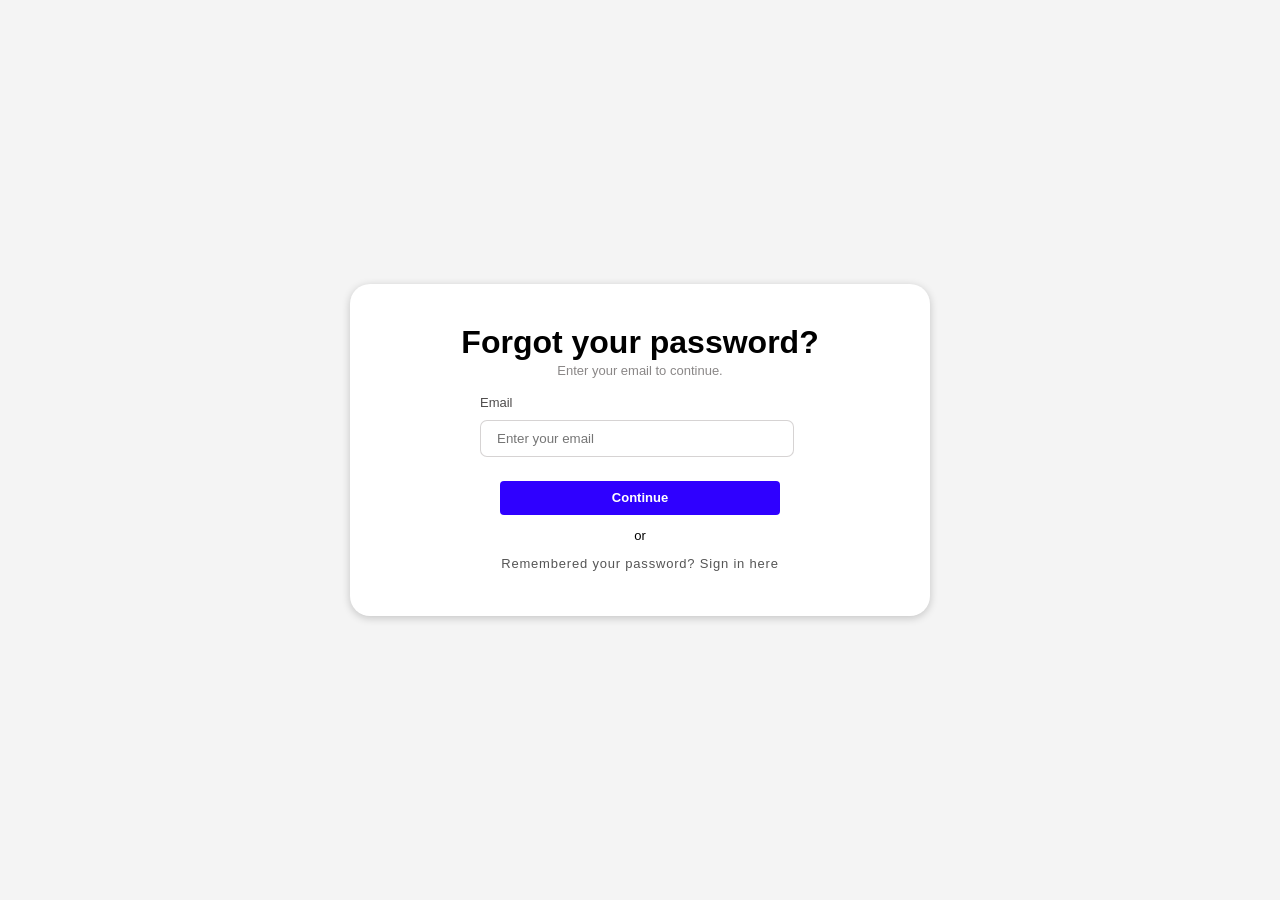
<file: login-system-grupo-main/public/forgot-password.html>
<!doctype html>
<html lang="en">
  <head>
    <meta charset="UTF-8" />
    <meta name="viewport" content="width=device-width, initial-scale=1.0" />
    <title>Reset Password</title>
    <link rel="stylesheet" href="css/styles.css" />
  </head>
  <body>
    <main class="container">
      <!-- STEP 1: enter email -->
      <div id="reset-email-box">
        <div class="signin-container">
          <h1 class="header">Forgot your password?</h1>
          <p class="desc">Enter your email to continue.</p>
        </div>

        <div class="alert alert-error" id="errorMsg1" style="display: none">
          <span class="alert-icon">
            <svg width="18" height="18" viewBox="0 0 24 24" fill="none" stroke="currentColor" stroke-width="2">
              <circle cx="12" cy="12" r="10" />
              <line x1="12" y1="8" x2="12" y2="13" />
              <circle cx="12" cy="16" r="0.5" fill="currentColor" />
            </svg>
          </span>
          <span class="alert-text">Email not found.</span>
        </div>

        <form id="emailForm" novalidate>
          <div class="user-details-container">
            <div class="details-head">
              <label for="email">Email</label>
            </div>
            <input
              class="username-box"
              type="email"
              id="email"
              name="email"
              placeholder="Enter your email"
              required
            />
          </div>

          <div class="button-group">
            <button type="submit" class="btn">Continue</button>
          </div>
        </form>

        <p class="or">or</p>
        <p class="no-account-desc">
          Remembered your password? <a href="signin.html">Sign in here</a>
        </p>
      </div>

      <!-- STEP 2: enter new password (hidden until step 1 succeeds) -->
      <div id="new-pass-box" style="display: none">
        <div class="signin-container">
          <h1 class="header">Set a new password</h1>
          <p class="desc">Choose a new password for your account.</p>
        </div>

        <div class="alert alert-error" id="errorMsg2" style="display: none">
          <span class="alert-icon">
            <svg width="18" height="18" viewBox="0 0 24 24" fill="none" stroke="currentColor" stroke-width="2">
              <circle cx="12" cy="12" r="10" />
              <line x1="12" y1="8" x2="12" y2="13" />
              <circle cx="12" cy="16" r="0.5" fill="currentColor" />
            </svg>
          </span>
          <span class="alert-text">Something went wrong.</span>
        </div>

        <div class="alert alert-success" id="successMsg2" style="display: none">
          <span class="alert-icon">
            <svg width="18" height="18" viewBox="0 0 24 24" fill="none" stroke="currentColor" stroke-width="2">
              <circle cx="12" cy="12" r="10" />
              <path d="M8 12l3 3 5-6" />
            </svg>
          </span>
          <span class="alert-text">Password reset successfully! Please sign in.</span>
        </div>

        <form id="resetForm" novalidate>
          <div class="user-details-container">
            <div class="details-head">
              <label for="newpwd">New password</label>
            </div>
            <div class="password-wrapper">
              <input
                class="password-box"
                type="password"
                id="newpwd"
                name="newpwd"
                placeholder="Create a new password"
                required
              />
            </div>
          </div>

          <div class="user-details-container">
            <div class="details-head">
              <label for="confirmnewpwd">Confirm new password</label>
            </div>
            <div class="password-wrapper">
              <input
                class="password-box"
                type="password"
                id="confirmnewpwd"
                name="confirmnewpwd"
                placeholder="Confirm your new password"
                required
              />
            </div>
          </div>

          <div class="button-group">
            <button type="submit" class="btn">Reset password</button>
          </div>
        </form>
      </div>
    </main>

    <script src="js/forgot-password.js"></script>
  </body>
</html>
</file>
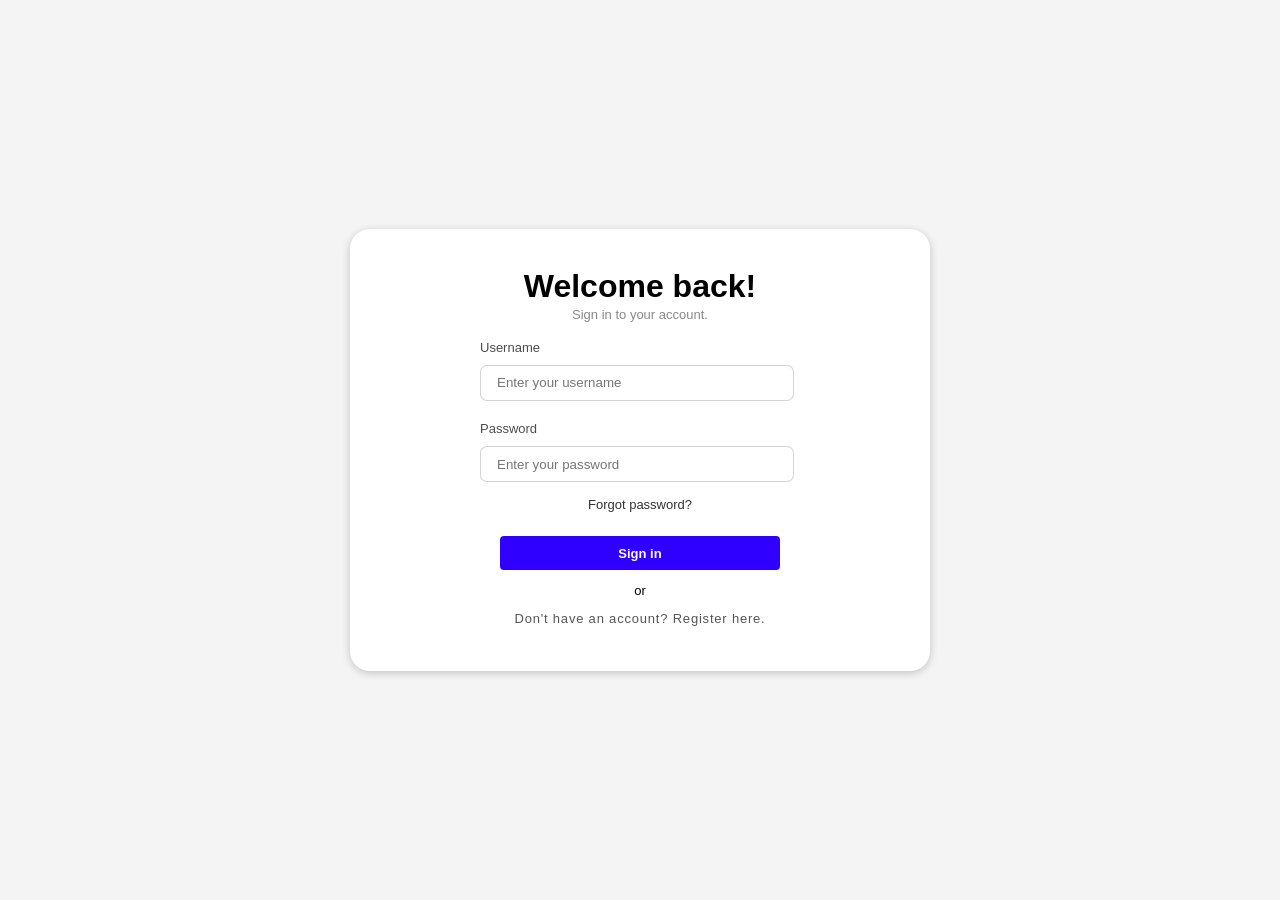
<file: login-system-grupo-main/public/signin.html>
<!doctype html>
<html lang="en">
  <head>
    <meta charset="UTF-8" />
    <meta name="viewport" content="width=device-width, initial-scale=1.0" />
    <title>Sign in</title>
    <link rel="stylesheet" href="css/styles.css" />
  </head>
  <body>
    <main class="container">
      <div class="signin-container">
        <h1 class="header">Welcome back!</h1>
        <p class="desc">Sign in to your account.</p>
      </div>
      <!-- Error message (hidden until login fails) -->
      <div class="alert alert-error" id="errorMsg" style="display: none">
        <span class="alert-icon">
          <svg
            width="18"
            height="18"
            viewBox="0 0 24 24"
            fill="none"
            stroke="currentColor"
            stroke-width="2"
          >
            <circle cx="12" cy="12" r="10" />
            <line x1="12" y1="8" x2="12" y2="13" />
            <circle cx="12" cy="16" r="0.5" fill="currentColor" />
          </svg>
        </span>
        <span class="alert-text">Invalid username or password.</span>
      </div>

      <form id="loginForm" novalidate>
        <!-- Text Input -->
        <div class="user-details-container">
          <div class="details-head">
            <label for="username">Username</label>
          </div>
          <input
            class="username-box"
            type="text"
            id="username"
            name="username"
            placeholder="Enter your username"
            required
          />
        </div>

        <!-- Password Input -->
        <div class="user-details-container">
          <div class="details-head">
            <label for="pwd">Password</label>
          </div>
          <div class="password-wrapper">
            <input
              class="password-box"
              type="password"
              id="pwd"
              name="password"
              placeholder="Enter your password"
              required
            />
          </div>
        </div>

        <!-- Forgot password -->
        <div class="remember-me-container">
           <a href="forgot-password.html" class="forgot-password">Forgot password?</a>
        </div>

        <div class="button-group">
          <button type="submit" class="btn">Sign in</button>
        </div>
      </form>

      <p class="or">or</p>
      <p class="no-account-desc">
        Don't have an account? <a href="register.html">Register here.</a>
      </p>
    </main>

    <script src="js/login.js"></script>
  </body>
</html>
</file>
<file: login-system-grupo-main/public/css/styles.css>
body {
  font-family: Arial, sans-serif;
  background-color: #f4f4f4;
  display: flex;
  justify-content: center;
  align-items: center;
  min-height: 100vh;
  margin: 0;
}

.container {
  background: white;
  padding: 2rem 5rem;
  border-radius: 20px;
  box-shadow: 0 2px 8px rgba(0, 0, 0, 0.2);
  width: 420px;
  max-width: 90vh;
}

.button-group {
  margin-top: 1.5rem;
  display: flex;
  gap: 1rem;
  justify-content: center;
}

.btn,
.create-btn {
  padding: 0.6rem 0;
  width: 280px;
  max-width: 100%;
  background-color: #2f00ff;
  color: white;
  border: none;
  border-radius: 4px;
  font-size: 13px;
  font-weight: bold;
  font-family: inherit;
}

.btn:hover,
.create-btn:hover {
  background-color: #cec6c6;
  color: black;
  transition: 0.5s;
  cursor: pointer;
}

.signin-container,
.register-container {
  line-height: 0.3;
}

.user-details-container {
  margin-top: 10px;
  padding-top: 10px;
  align-items: center;
  margin-left: 50px;
}

.username-box,
.password-box {
  border-radius: 7px;
  border-style: solid;
  padding: 0.6rem 1rem;
  max-width: 100%;
  border-color: #a199996e;
  width: 280px;
  border-width: 1px;
  display: block;
  margin-right: auto;
}


.no-account-desc a {
  text-decoration: none;
  color: #555;
}

.no-account-desc {
  color: #555;
  font-size: 13px;
  letter-spacing: 0.8px;
}

.no-account-desc a:hover,
.forgot-password:hover {
  color: rgb(0, 195, 255);
  transition: 0.3s;
}

.details-head {
  text-align: left;
  margin-bottom: 10px;
  font-size: 13px;
  color: rgb(78, 76, 76);
}

#emailForm .details-head {
  text-align: left;
}

.header{
  font-family: Arial, Helvetica, sans-serif;
}

.header,
.desc,
.or,
.no-account-desc {
  text-align: center;
}

.desc {
  color: #8a8787;
  font-size: 13px;
  font-family: Arial, Helvetica, sans-serif;
}

.remember-me-container{
  margin-top: 15px;
  display: flex;
  max-width: 100%;
}

.forgot-password {
  text-decoration: none;
  color: #333;
  font-size: 0.9rem;
  font-size: 13px;
  margin: 0 auto;
}

.or {
  font-size: 13px;
}

input[type="checkbox"] {
  width: 13px;
  height: 13px;
  cursor: pointer;
  accent-color: #2f00ff;
  border-color: #555;
}

.alert {
  display: flex;
  align-items: center;
  gap: 0.6rem;
  padding: 0.8rem 1rem;
  border-radius: 8px;
  font-size: 0.85rem;
  margin-top: 0.5rem;
}

.alert-error {
  background-color: #fdecec;
  border: 1px solid #f5c2c2;
  color: #d32f2f;
}

.alert-success {
  background-color: #eafaf0;
  border: 1px solid #b7e4c7;
  color: #2e7d32;
}

.alert-icon {
  display: flex;
  flex-shrink: 0;
}

.alert-text {
  line-height: 1.3;
}

.errorMsg {
  display: none;
}

.dashboard-details{
  margin: 0 auto;
}

.dashboard-card {
  max-width: 420px;
  width: 100%;
  background: #ffffff;
  border-radius: 16px;
  padding: 2.5rem 2rem;
  box-shadow: 0 4px 24px rgba(0, 0, 0, 0.08),
              0 1px 4px rgba(0, 0, 0, 0.04);
  text-align: center;
}

.dashboard-header {
  display: flex;
  align-items: center;
  gap: 1.25rem;
  text-align: left;
}

.dashboard-avatar {
  width: 64px;
  height: 64px;
  border-radius: 50%;
  background: linear-gradient(135deg, #4f46e5, #7c3aed);
  color: #fff;
  font-size: 1.6rem;
  font-weight: 700;
  display: flex;
  align-items: center;
  justify-content: center;
  flex-shrink: 0;
  text-transform: uppercase;
}

.dashboard-welcome {
  line-height: 1.3;
}

.dashboard-name {
  font-size: 1.35rem;
  font-weight: 700;
  color: #111827;
  margin: 0;
}

.dashboard-username {
  font-size: 0.9rem;
  color: #6b7280;
  margin: 0.2rem 0 0 0;
  letter-spacing: 0.02em;
}

.dashboard-divider {
  height: 1px;
  background: #e5e7eb;
  margin: 1.5rem 0;
}

.dashboard-info {
  text-align: left;
  margin-bottom: 1.5rem;
}

.dashboard-label {
  font-size: 0.75rem;
  font-weight: 600;
  color: #9ca3af;
  text-transform: uppercase;
  letter-spacing: 0.08em;
  margin: 0 0 0.3rem 0;
}

.dashboard-value {
  font-size: 0.95rem;
  color: #374151;
  margin: 0;
}

.dashboard-logout {
  display: block;
  width: 100%;
  padding: 0.75rem 0;
  font-size: 0.9rem;
  font-weight: 600;
  font-family: inherit;
  color: #fff;
  background: #ef4444;
  border: none;
  border-radius: 10px;
  cursor: pointer;
  transition: background 0.2s, transform 0.1s;
}

.dashboard-logout:hover {
  background: #dc2626;
}

.dashboard-logout:active {
  transform: scale(0.98);
}

@media (max-width: 480px) {
  .dashboard-card {
    margin: 1rem;
    padding: 2rem 1.5rem;
    border-radius: 12px;
  }

  .dashboard-avatar {
    width: 52px;
    height: 52px;
    font-size: 1.3rem;
  }

  .dashboard-name {
    font-size: 1.15rem;
  }
}
</file>
